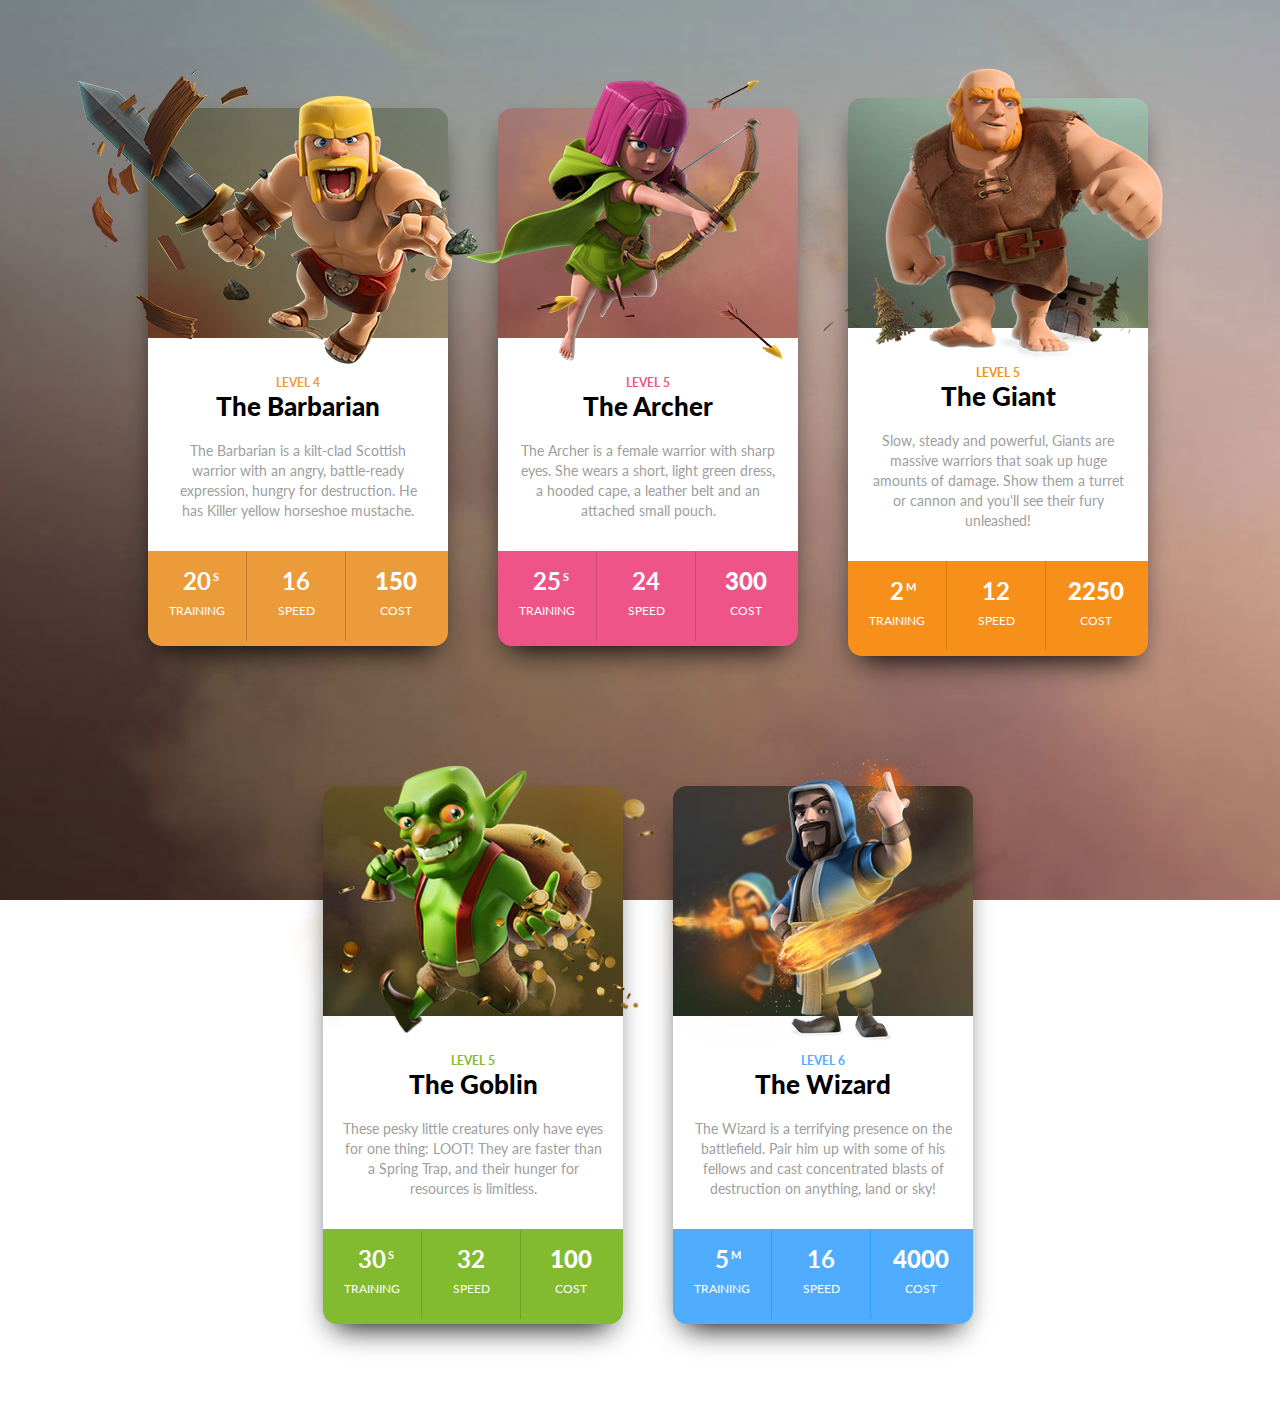
<file: 04_DOM Project/04_DOM Project/index.html>
<!DOCTYPE html>
<html lang="en">

<head>
    <meta charset="UTF-8" />
    <meta http-equiv="X-UA-Compatible" content="IE=edge" />
    <meta name="viewport" content="width=device-width, initial-scale=1.0" />
    <title>Document</title>
    <link rel="stylesheet" href="./style.css" />
</head>

<body>
    <div class="slide-container">
        <div class="wrapper">
            <div class="clash-card barbarian">
                <div class="clash-card__image clash-card__image--barbarian">
                    <img src="./assets/barbarian.png" alt="barbarian" />
                </div>
                <div class="clash-card__level clash-card__level--barbarian">
                    Level 4
                </div>
                <div>The Barbarian</div>
                <div class="clash-card__unit-description">
                    The Barbarian is a kilt-clad Scottish warrior with an angry,
                    battle-ready expression, hungry for destruction. He has Killer
                    yellow horseshoe mustache.
                </div>

                <div class="clash-card__unit-stats clash-card__unit-stats--barbarian clearfix">
                    <div class="one-third">
                        <div class="stat">20<sup>S</sup></div>
                        <div class="stat-value">Training</div>
                    </div>

                    <div class="one-third">
                        <div class="stat">16</div>
                        <div class="stat-value">Speed</div>
                    </div>

                    <div class="one-third no-border">
                        <div class="stat">150</div>
                        <div class="stat-value">Cost</div>
                    </div>
                </div>
            </div>
            <!-- end clash-card barbarian-->
        </div>
        <!-- end wrapper -->

        <div class="wrapper">
            <div class="clash-card archer">
                <div class="clash-card__image clash-card__image--archer">
                    <img src="./assets/archer.png" alt="archer" />
                </div>
                <div class="clash-card__level clash-card__level--archer">Level 5</div>
                <div>Character 2</div>
                <div class="clash-card__unit-description">
                    The Archer is a female warrior with sharp eyes. She wears a short,
                    light green dress, a hooded cape, a leather belt and an attached
                    small pouch.
                </div>

                <div class="clash-card__unit-stats clash-card__unit-stats--archer clearfix">
                    <div class="one-third">
                        <div class="stat">25<sup>S</sup></div>
                        <div class="stat-value">Training</div>
                    </div>

                    <div class="one-third">
                        <div class="stat">24</div>
                        <div class="stat-value">Speed</div>
                    </div>

                    <div class="one-third no-border">
                        <div class="stat">300</div>
                        <div class="stat-value">Cost</div>
                    </div>
                </div>
            </div>
            <!-- end clash-card archer-->
        </div>
        <!-- end wrapper -->

        <div class="wrapper">
            <div class="clash-card giant">
                <div class="clash-card__image clash-card__image--giant">
                    <img src="./assets/giant.png" alt="giant" />
                </div>
                <div class="clash-card__level clash-card__level--giant">Level 5</div>
                <div>The Giant</div>
                <div class="clash-card__unit-description">
                    Slow, steady and powerful, Giants are massive warriors that soak up
                    huge amounts of damage. Show them a turret or cannon and you'll see
                    their fury unleashed!
                </div>

                <div class="clash-card__unit-stats clash-card__unit-stats--giant clearfix">
                    <div class="one-third">
                        <div class="stat">2<sup>M</sup></div>
                        <div class="stat-value">Training</div>
                    </div>

                    <div class="one-third">
                        <div class="stat">12</div>
                        <div class="stat-value">Speed</div>
                    </div>

                    <div class="one-third no-border">
                        <div class="stat">2250</div>
                        <div class="stat-value">Cost</div>
                    </div>
                </div>
            </div>
            <!-- end clash-card giant-->
        </div>
        <!-- end wrapper -->

        <div class="wrapper">
            <div class="clash-card goblin">
                <div class="clash-card__image clash-card__image--goblin">
                    <img src="./assets/goblin.png" alt="goblin" />
                </div>
                <div class="clash-card__level clash-card__level--goblin">Level 5</div>
                <div>Character 4</div>
                <div class="clash-card__unit-description">
                    These pesky little creatures only have eyes for one thing: LOOT!
                    They are faster than a Spring Trap, and their hunger for resources
                    is limitless.
                </div>

                <div class="clash-card__unit-stats clash-card__unit-stats--goblin clearfix">
                    <div class="one-third">
                        <div class="stat">30<sup>S</sup></div>
                        <div class="stat-value">Training</div>
                    </div>

                    <div class="one-third">
                        <div class="stat">32</div>
                        <div class="stat-value">Speed</div>
                    </div>

                    <div class="one-third no-border">
                        <div class="stat">100</div>
                        <div class="stat-value">Cost</div>
                    </div>
                </div>
            </div>
            <!-- end clash-card goblin-->
        </div>
        <!-- end wrapper -->

        <div class="wrapper">
            <div class="clash-card wizard">
                <div class="clash-card__image clash-card__image--wizard">
                    <img src="./assets/wizard.png" alt="wizard" />
                </div>
                <div class="clash-card__level clash-card__level--wizard">Level 6</div>
                <div>The Wizard</div>
                <div class="clash-card__unit-description">
                    The Wizard is a terrifying presence on the battlefield. Pair him up
                    with some of his fellows and cast concentrated blasts of destruction
                    on anything, land or sky!
                </div>

                <div class="clash-card__unit-stats clash-card__unit-stats--wizard clearfix">
                    <div class="one-third">
                        <div class="stat">5<sup>M</sup></div>
                        <div class="stat-value">Training</div>
                    </div>

                    <div class="one-third">
                        <div class="stat">16</div>
                        <div class="stat-value">Speed</div>
                    </div>

                    <div class="one-third no-border">
                        <div class="stat">4000</div>
                        <div class="stat-value">Cost</div>
                    </div>
                </div>
            </div>
            <!-- end clash-card wizard-->
        </div>
        <!-- end wrapper -->
    </div>
    <!-- end container -->


<script>

  document.querySelector('.clash-card__unit-stats.clash-card__unit-stats--barbarian').style.backgroundColor = "#ec9b3b"
  document.querySelector('.clash-card__unit-stats.clash-card__unit-stats--archer').style.backgroundColor = "#ee5487"
  document.querySelector('.clash-card__unit-stats.clash-card__unit-stats--giant').style.backgroundColor = "#f6901a"
  document.querySelector('.clash-card__unit-stats.clash-card__unit-stats--goblin').style.backgroundColor = "#82bb30"
  document.querySelector('.clash-card__unit-stats.clash-card__unit-stats--wizard').style.backgroundColor = "#4facff"

  const archer_heading = document.querySelector('.archer  :nth-child(3)')
  console.log(archer_heading)
  archer_heading.innerHTML = "The Archer" 

  const goblin_heading = document.querySelector('.goblin  :nth-child(3)')
  console.log(goblin_heading)
  goblin_heading.innerHTML = "The Goblin"

  const wizard_heading = document.querySelector('.wizard  :nth-child(3)')
  console.log(wizard_heading)
  wizard_heading.innerHTML = "The Wizard"

const values = document.getElementsByClassName('stat-value');
const valueArray = Array.from(values);
valueArray.forEach(value =>{
    value                                                                                                                                                                                                                                                                                                                                                                       .style.color ='#fff'
})


 const texts = document.getElementsByClassName('stat');
 const textArray = Array.from(texts);
 textArray.forEach(text =>{
    text.style.color ='#fff'
})

</script>
    
</body>

</html>
</file>
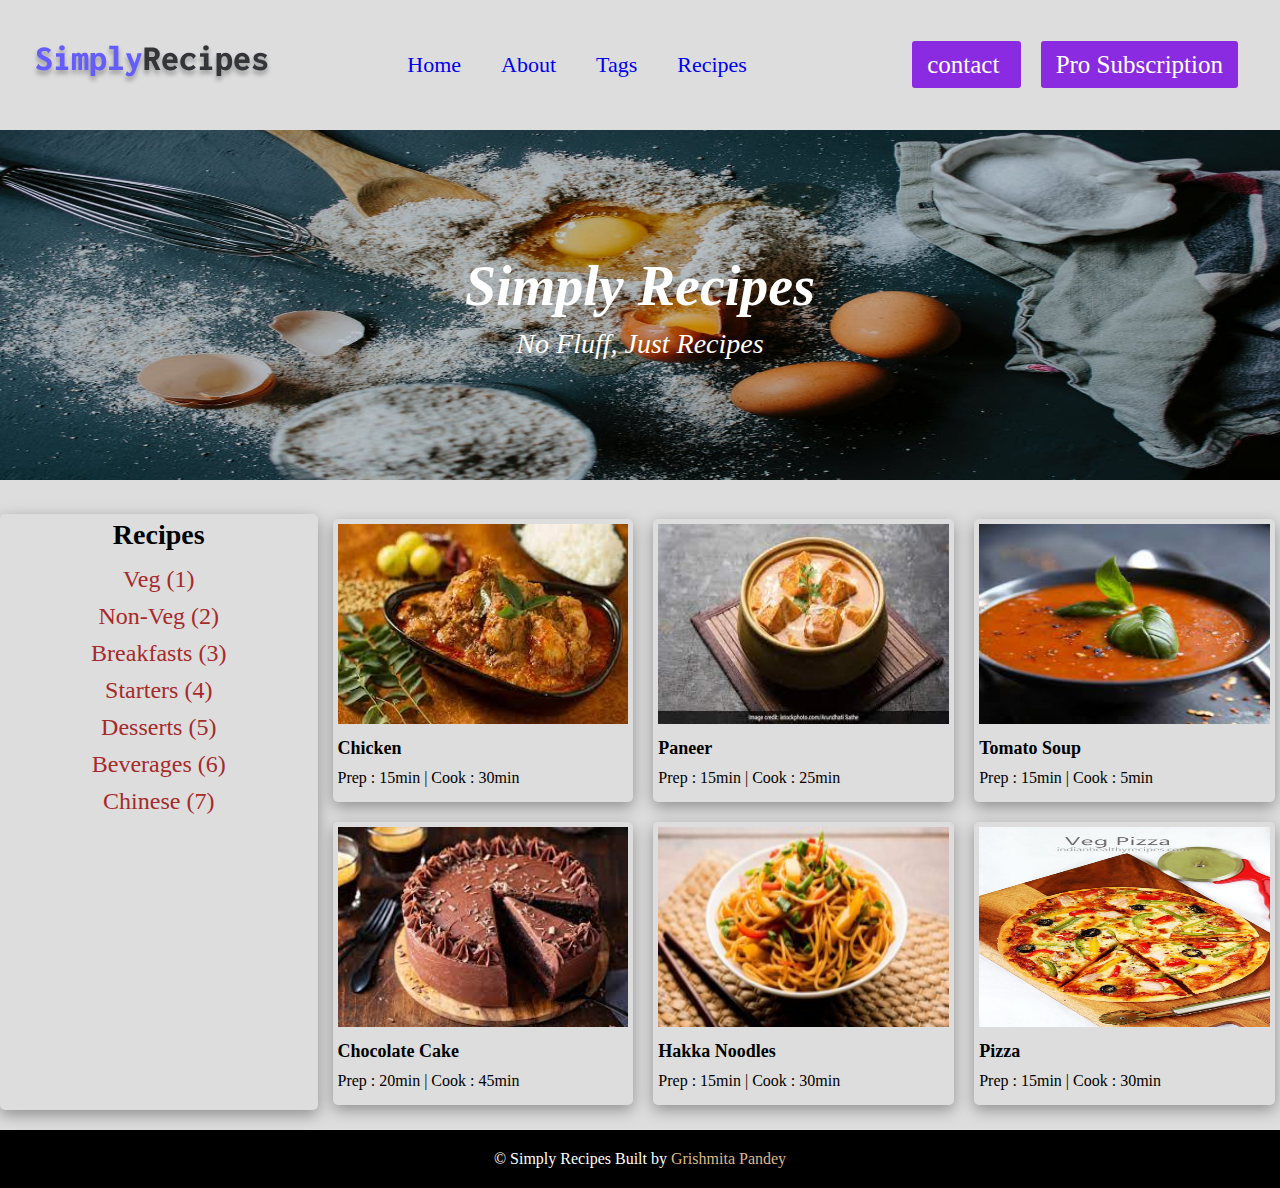
<file: 05_DOM Project/05_DOM Project/index.html>
<!DOCTYPE html>
<html lang="en">

<head>
    <meta charset="UTF-8" />
    <meta http-equiv="X-UA-Compatible" content="IE=edge" />
    <meta name="viewport" content="width=device-width, initial-scale=1.0" />
    <title>Simply Recipes</title>
    <link rel="stylesheet" href="style.css" />
    <link rel="shortcut icon" href="/img/favicon.ico" type="image/x-icon">
</head>

<body>
    <nav class="navbar">
        <div class="nav-center">
            <div class="nav-header">
                <a href="index.html" class="nav-logo">
                    <img src="./img/logo.svg" alt="Simply Recipes" />
                </a>
            </div>
            <div class="nav-links">
                <a href="index.html" class="nav-link"> home </a>
                <a href="index.html" class="nav-link"> about </a>
                <a href="index.html" class="nav-link"> tags </a>
                <a href="index.html" class="nav-link"> recipes </a>
            </div>
            <div>
                <a href="index.html" class="btn"> contact </a>
            </div>
        </div>
    </nav>
    <main class="page">
        <header class="hero">
            <div class="hero-container">
                <img src="./img/main.jpeg" alt="Main Image">
                <div class="hero-text">
                    <h1>Simply Recipes</h1>
                    <h4>No Fluff, Just Recipes</h4>
                </div>
            </div>
        </header>
        <section class="recipes-container">
            <div class="tags-container">
                <h4 class="text-r">recipes</h4>
                <div>
                    <a href="#"> Veg (1)</a>
                    <a href="#"> Non-Veg (2)</a>
                    <a href="#"> Breakfasts (3)</a>
                    <a href="#"> Starters (4)</a>
                    <a href="#"> Desserts (5)</a>
                    <a href="#"> Beverages (6)</a>
                </div>
            </div>
            <div class="recipe-gallery">
                <div class="card">
                    <a href="#" class="recipe-text">
                        <img src="./img/recipe-1.jpeg" class="recipe-img" />
                        <h5 class="recipe-name">Chicken</h5>
                        <p class="recipe-disp">Prep : 15min | Cook : 30min</p>
                    </a>
                </div>
                <div class="card">
                    <a href="#" class="recipe-text">
                        <img src="./img/recipe-2.jpeg" class="recipe-img " />
                        <h5 class="recipe-name">Paneer</h5>
                        <p class="recipe-disp">Prep : 15min | Cook : 25min</p>
                    </a>
                </div>
                <div class="card">
                    <a href="#" class="recipe-text">
                        <img src="./img/recipe-3.jpeg" class="recipe-img " />
                        <h5 class="recipe-name">Tomato Soup</h5>
                        <p class="recipe-disp">Prep : 15min | Cook : 5min</p>
                    </a>
                </div>
                <div class="card">
                    <a href="#" class="recipe-text">
                        <img src="./img/recipe-4.jpeg" class="recipe-img " />
                        <h5 class="recipe-name">Chocolate Cake</h5>
                        <p class="recipe-disp">Prep : 20min | Cook : 45min</p>
                    </a>
                </div>
                <div class="card">
                    <a href="#" class="recipe-text">
                        <img src="./img/recipe-5.jpeg" class="recipe-img " />
                        <h5 class="recipe-name">Hakka Noodles</h5>
                        <p class="recipe-disp">Prep : 15min | Cook : 30min</p>
                    </a>
                </div>
            </div>
        </section>
    </main>

    <footer class="page-footer">
        <p>
            &copy;
            <span class="footer-logo">Simply Recipes</span> Built by
            <a href=#>Your Name</a>
        </p>
    </footer>
</body>


<script src="recipe.js">
</script>
</html>
</file>
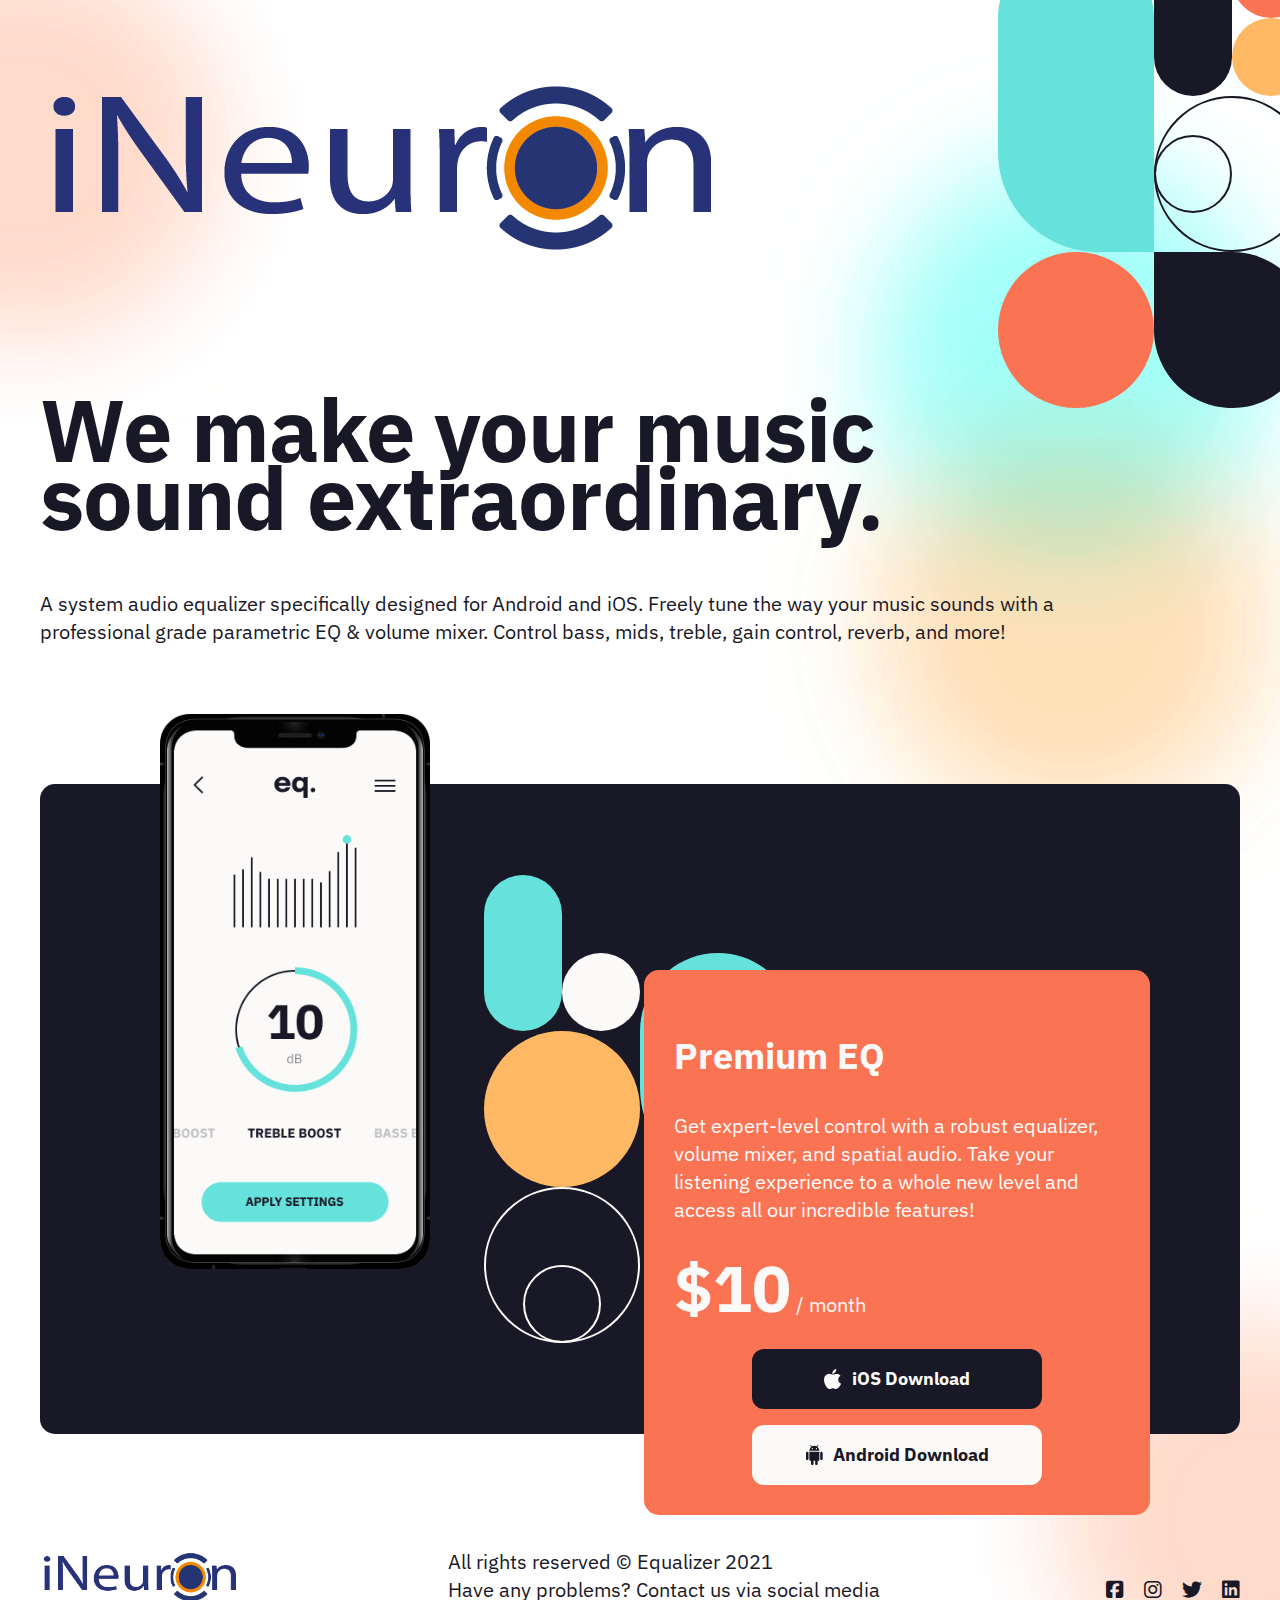
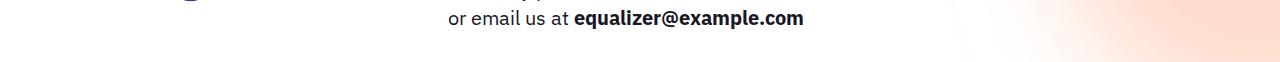
<file: 06_DOM Project/06_DOM Project/index.html>
<!DOCTYPE html>
<html lang="en">

<head>
  <meta charset="UTF-8">
  <meta name="viewport" content="width=device-width, initial-scale=1.0">

  <link rel="stylesheet" href="./css/style.css">
  <title>DOM Project 3</title>
</head>

<body>

  <main>
    <div class="top_img"><img src="./assets/bg-pattern-1.svg" alt="Background top image"></div>
    <header><img src="./assets/logo.svg" alt="Logo" class="logo"></header>
    <section class="hero">
      <h1>We make your music sound extraordinary.</h1>
      <p>A system audio equalizer specifically designed for Android and iOS. Freely tune the
        way your music sounds with a professional grade parametric EQ & volume mixer. Control
        bass, mids, treble, gain control, reverb, and more!</p>
    </section>

    <section class="app">
      <div class="app_img">
        <img src="./assets/illustration-app.png" alt="Ilustration app">
      </div>
      <div class="app_info">
        <h2>Premium EQ</h2>
        <p>Get expert-level control with a robust equalizer, volume mixer, and spatial audio. Take
          your listening experience to a whole new level and access all our incredible features!</p>
        <div class="app_price">
          <span>$4</span> / month
        </div>
        <div class="buttons">
          <div class="button iosDownload">
            <img src="./assets/icon-apple.svg" alt="iOS button">
            <span>iOS Download</span>
          </div>
          <div class="button androidDownload">
            <img src="./assets/icon-android.svg" alt="Android button">
            <span>Android Download</span>
          </div>
        </div>
      </div>
    </section>

    <footer>
      <div class="footer_logo"><img src="./assets/logo.svg" alt="Logo" class="logo"></div>
      <div class="footer_text">
        <div class="footer_copy">All rights reserved © Equalizer 2021</div>
        <div class="footer_problems"> Have any problems? Contact us via social media or email us at
          <strong>equalizer@example.com </strong>
        </div>
      </div>

      <div class="footer_social">
        <div class="footer_social_ico"><i class="fa-brands fa-square-facebook"></i></div>
        <div class="footer_social_ico"><i class="fa-brands fa-instagram"></i></div>
        <div class="footer_social_ico"><i class="fa-brands fa-twitter"></i></div>
      </div>

    </footer>
  </main>


  <link rel="stylesheet" href="https://cdnjs.cloudflare.com/ajax/libs/font-awesome/6.2.0/css/all.min.css">

  <script>


  const imgSRc = document.querySelector('header img')
  console.log(imgSRc)
  imgSRc.src="assets/ineuron-logo.png"
  const  priceValue = document.querySelector('.app_price span')
  priceValue.innerHTML="$10"

  const footerlogo = document.querySelector('.footer_logo img')
  footerlogo.src ="assets/ineuron-logo.png"
  footerlogo.style.width = "100%"
  footerlogo.style.maxWidth = "200px"

  const linkdinFooter = document.querySelector('.footer_social')
  const newFooterDiv = document.createElement('div')
  newFooterDiv.className = 'footer_social_ico'
  console.log(newFooterDiv)

  const createLinkdinICon = document.createElement('i')
  createLinkdinICon.className = 'fa-brands fa-linkedin'
  console.log(createLinkdinICon)

  newFooterDiv.appendChild(createLinkdinICon)
  console.log(newFooterDiv)

  linkdinFooter.appendChild(newFooterDiv)


  </script>
</body>


</html>
</file>
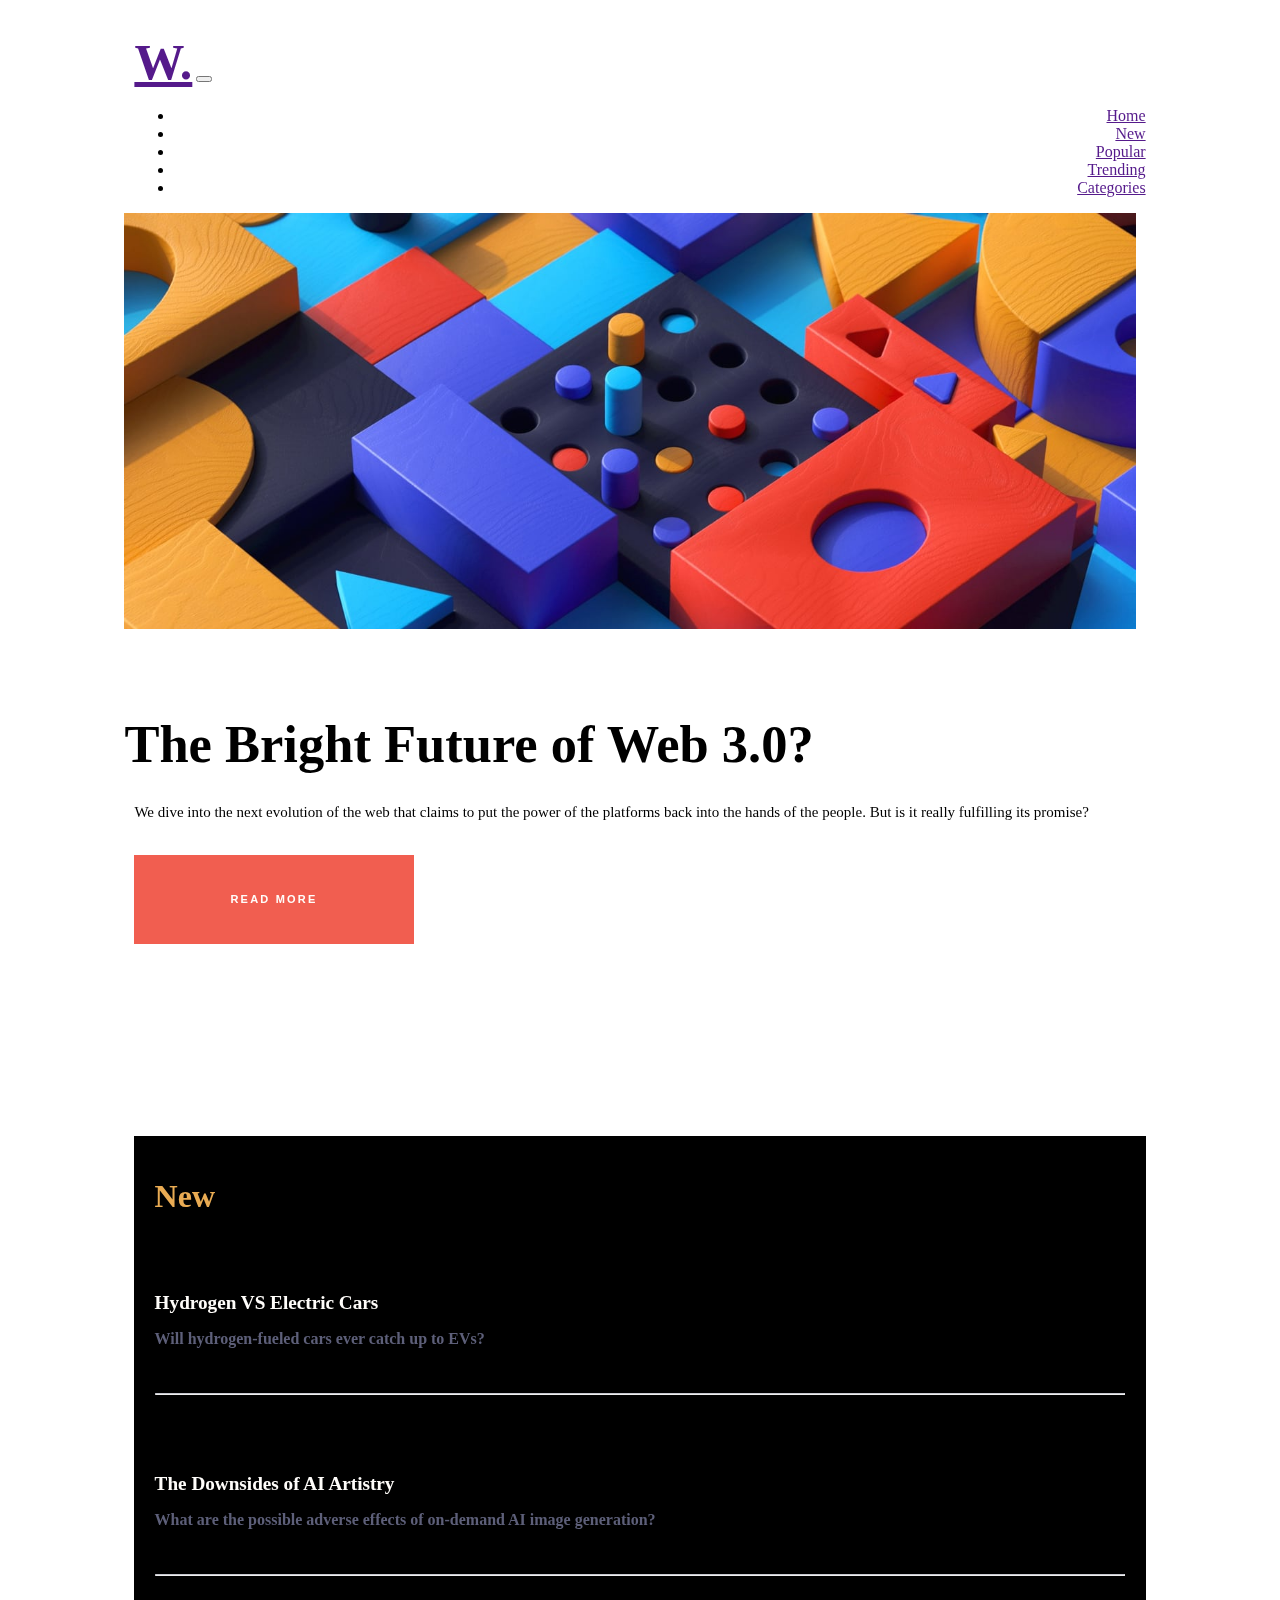
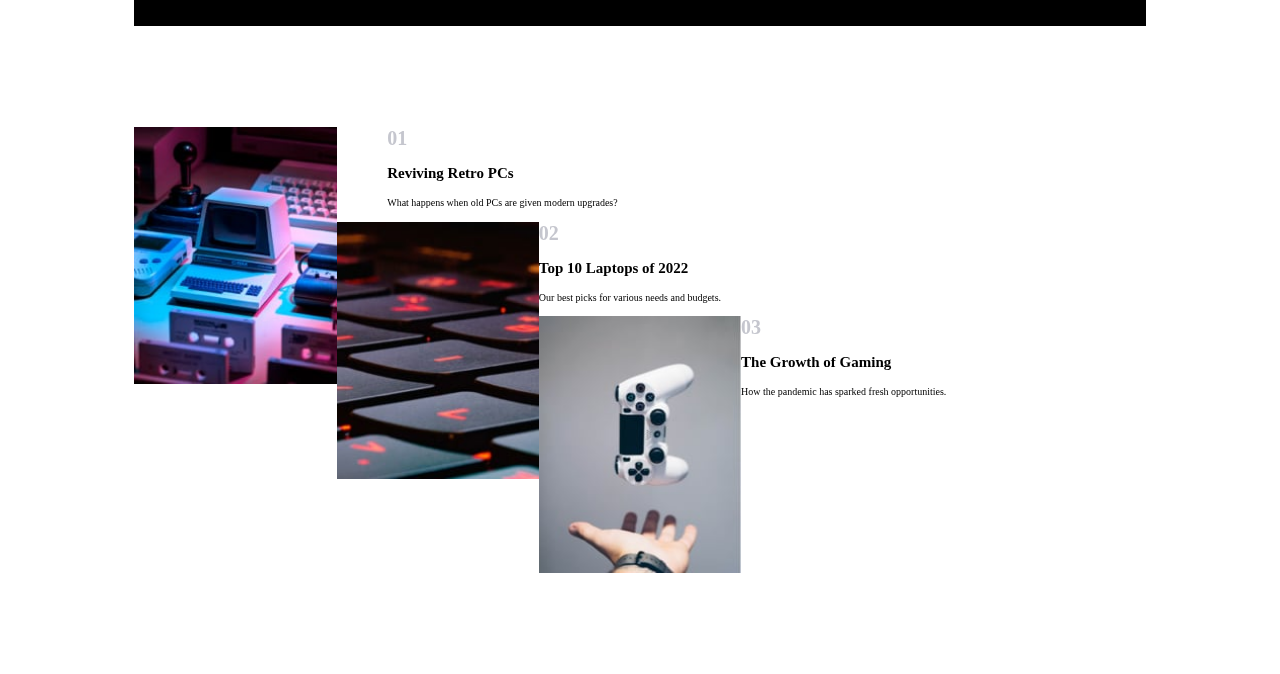
<file: DOM P8/DOM P8/index.html>
<!DOCTYPE html>
<html lang="en">
  <head>
    <meta charset="UTF-8" />
    <meta name="viewport" content="width=device-width, initial-scale=1.0" />
    <title>Frontend Mentor | News homepage</title>
    <link
      rel="stylesheet"
      href="https://cdn.jsdelivr.net/npm/bootstrap@5.2.2/dist/css/bootstrap.min.css"
      integrity="sha384-Zenh87qX5JnK2Jl0vWa8Ck2rdkQ2Bzep5IDxbcnCeuOxjzrPF/et3URy9Bv1WTRi"
      crossorigin="anonymous"
    />
    <link rel="stylesheet" href="style.css" />
    <script
      src="https://cdn.jsdelivr.net/npm/bootstrap@5.2.2/dist/js/bootstrap.bundle.min.js"
      integrity="sha384-OERcA2EqjJCMA+/3y+gxIOqMEjwtxJY7qPCqsdltbNJuaOe923+mo//f6V8Qbsw3"
      crossorigin="anonymous"
    ></script>
    <script
      src="https://cdn.jsdelivr.net/npm/bootstrap@5.2.2/dist/js/bootstrap.min.js"
      integrity="sha384-IDwe1+LCz02ROU9k972gdyvl+AESN10+x7tBKgc9I5HFtuNz0wWnPclzo6p9vxnk"
      crossorigin="anonymous"
    ></script>
    <script
      src="https://cdn.jsdelivr.net/npm/@popperjs/core@2.11.6/dist/umd/popper.min.js"
      integrity="sha384-oBqDVmMz9ATKxIep9tiCxS/Z9fNfEXiDAYTujMAeBAsjFuCZSmKbSSUnQlmh/jp3"
      crossorigin="anonymous"
    ></script>
  </head>
  <body>
    <main class="container-fluid">
      <nav class="navbar navbar-expand-lg">
        <a class="navbar-brand" href="">W.</a>

        <button class="navbar-toggler" type="button">
          <span class="navbar-toggler-icon"></span>
        </button>

        <div class="collapse navbar-collapse" id="navbarTogglerDemo01">
          <ul class="navbar-nav ms-auto list-btn">
            <li class="nav-item">
              <a class="nav-link" href="">Home</a>
            </li>
            <li class="nav-item">
              <a class="nav-link" href="">New</a>
            </li>
            <li class="nav-item">
              <a class="nav-link" href="">Popular</a>
            </li>
            <li class="nav-item">
              <a class="nav-link" href="">Trending</a>
            </li>
            <li class="nav-item">
              <a class="nav-link" href="">Categories</a>
            </li>
          </ul>
        </div>
      </nav>

      <section class="row first-row">
        <div class="col-lg-8">
          <img
            class="desk-image"
            src="images/image-web-3-desktop.jpg"
            alt="desk-img"
          />
          <div class="row second-row">
            <div class="col-lg-6">
              <h1 class="img-heading">The Bright Future of Web 3.0?</h1>
            </div>
            <div class="col-lg-6">
              <p class="sec-row-p">
                We dive into the next evolution of the web that claims to put
                the power of the platforms back into the hands of the people.
                But is it really fulfilling its promise?
              </p>
              <button class="read-btn">READ MORE</button>
            </div>
          </div>
        </div>
        <aside class="col-lg-4 new">
          <h1>New</h1>
          <h2 class="new-head">Hydrogen VS Electric Cars</h2>
          <p class="new-p">Will hydrogen-fueled cars ever catch up to EVs?</p>
          <hr class="hr-line" />
          <h2 class="new-head">The Downsides of AI Artistry</h2>
          <p class="new-p">
            What are the possible adverse effects of on-demand AI image
            generation?
          </p>
          <hr class="hr-line" />
          <h2 class="new-head">Is VC Funding Drying Up?</h2>
          <p class="new-p">
            Private funding by VC firms is down 50% YOY. We take a look at what
            that means.
          </p>
        </aside>
      </section>

      <section class="row last-row">
        <div class="col-lg-4">
          <img
            class="last-row-img"
            src="images/image-retro-pcs.jpg"
            alt="retro-img"
          />
          <h1 class="last-row-h1">01</h1>
          <h3>Reviving Retro PCs</h3>
          <p class="last-row-p">
            What happens when old PCs are given modern upgrades?
          </p>
        </div>
        <div class="col-lg-4">
          <img
            class="last-row-img"
            src="images/image-top-laptops.jpg"
            alt="laptop-img"
          />
          <h1 class="last-row-h1">02</h1>
          <h3>Top 10 Laptops of 2022</h3>
          <p class="last-row-p">
            Our best picks for various needs and budgets.
          </p>
        </div>
        <div class="col-lg-4">
          <img
            class="last-row-img"
            src="images/image-gaming-growth.jpg"
            alt="growth-img"
          />
          <h1 class="last-row-h1">03</h1>
          <h3>The Growth of Gaming</h3>
          <p class="last-row-p">
            How the pandemic has sparked fresh opportunities.
          </p>
        </div>
      </section>
    </main>

    <script src="home.js"></script>
  </body>
</html>
</file>
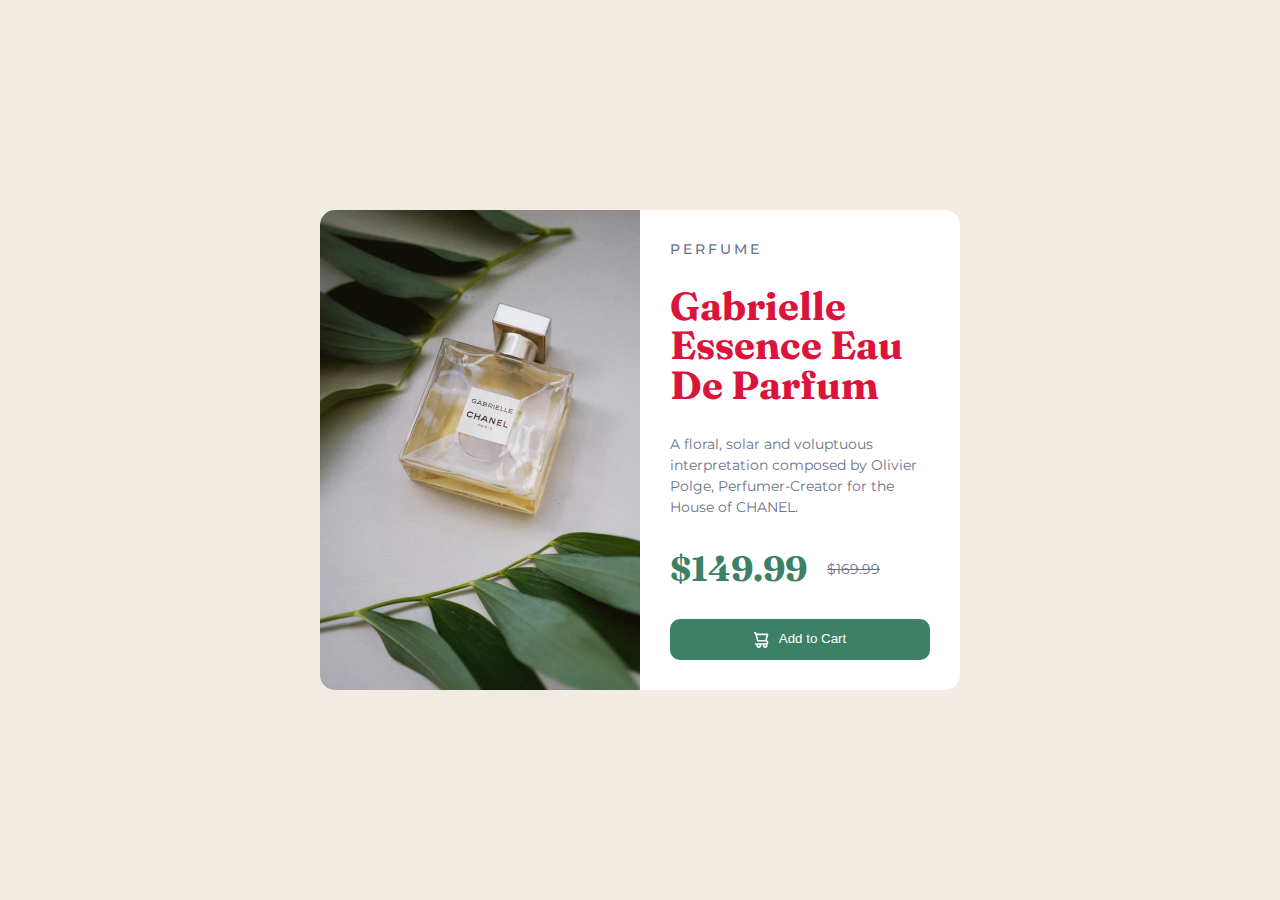
<file: DOM P9/DOM P9/index.html>
<!DOCTYPE html>
<html lang="en">
  <head>
    <meta charset="UTF-8" />
    <meta name="viewport" content="width=device-width, initial-scale=1.0" />
    <meta http-equiv="X-UA-Compatible" content="ie=edge" />
    <link
      rel="icon"
      type="image/png"
      sizes="32x32"
      href="./images/favicon-32x32.png"
    />
    <link rel="stylesheet" href="./styles.css" type="text/css" />

    <title>Product preview card component</title>
  </head>
  <body>
    <span class="title"></span>
    <div class="container">
      <div class="grid">
        <div class="img">
          <img src="./images/image-product-desktop.jpg" />
        </div>
        <div class="caption">
          <p class="category">PERFUME</p>
          <h1 class="title">Gabrielle Essence Eau De Parfum</h1>
          <p class="description">
            A floral, solar and voluptuous interpretation composed by Olivier
            Polge, Perfumer-Creator for the House of CHANEL.
          </p>
          <div class="price-tag">
            <p class="current-price">$149.99</p>
            <p class="old-price">$169.99</p>
          </div>
          <button class="add-to-cart">
            <img src="images\icon-cart.svg" />Add to Cart
          </button>
        </div>
      </div>
    </div>
    <span class="title"></span>
    
    <script>
     const heading = document.querySelector("h1.title")
     console.log(heading)
     heading.style.color = "#dc143c"
     
     document.querySelector('button.add-to-cart').addEventListener("mouseover", () =>{
        
      document.querySelector('button.add-to-cart').style.backgroundColor = "#dc143c"

     }
     )

      document.querySelector('button.add-to-cart').addEventListener("mouseout", () =>{
        
      document.querySelector('button.add-to-cart').style.backgroundColor = "#3c8067"

     }
     )
     

    </script>
  </body>
</html>
</file>
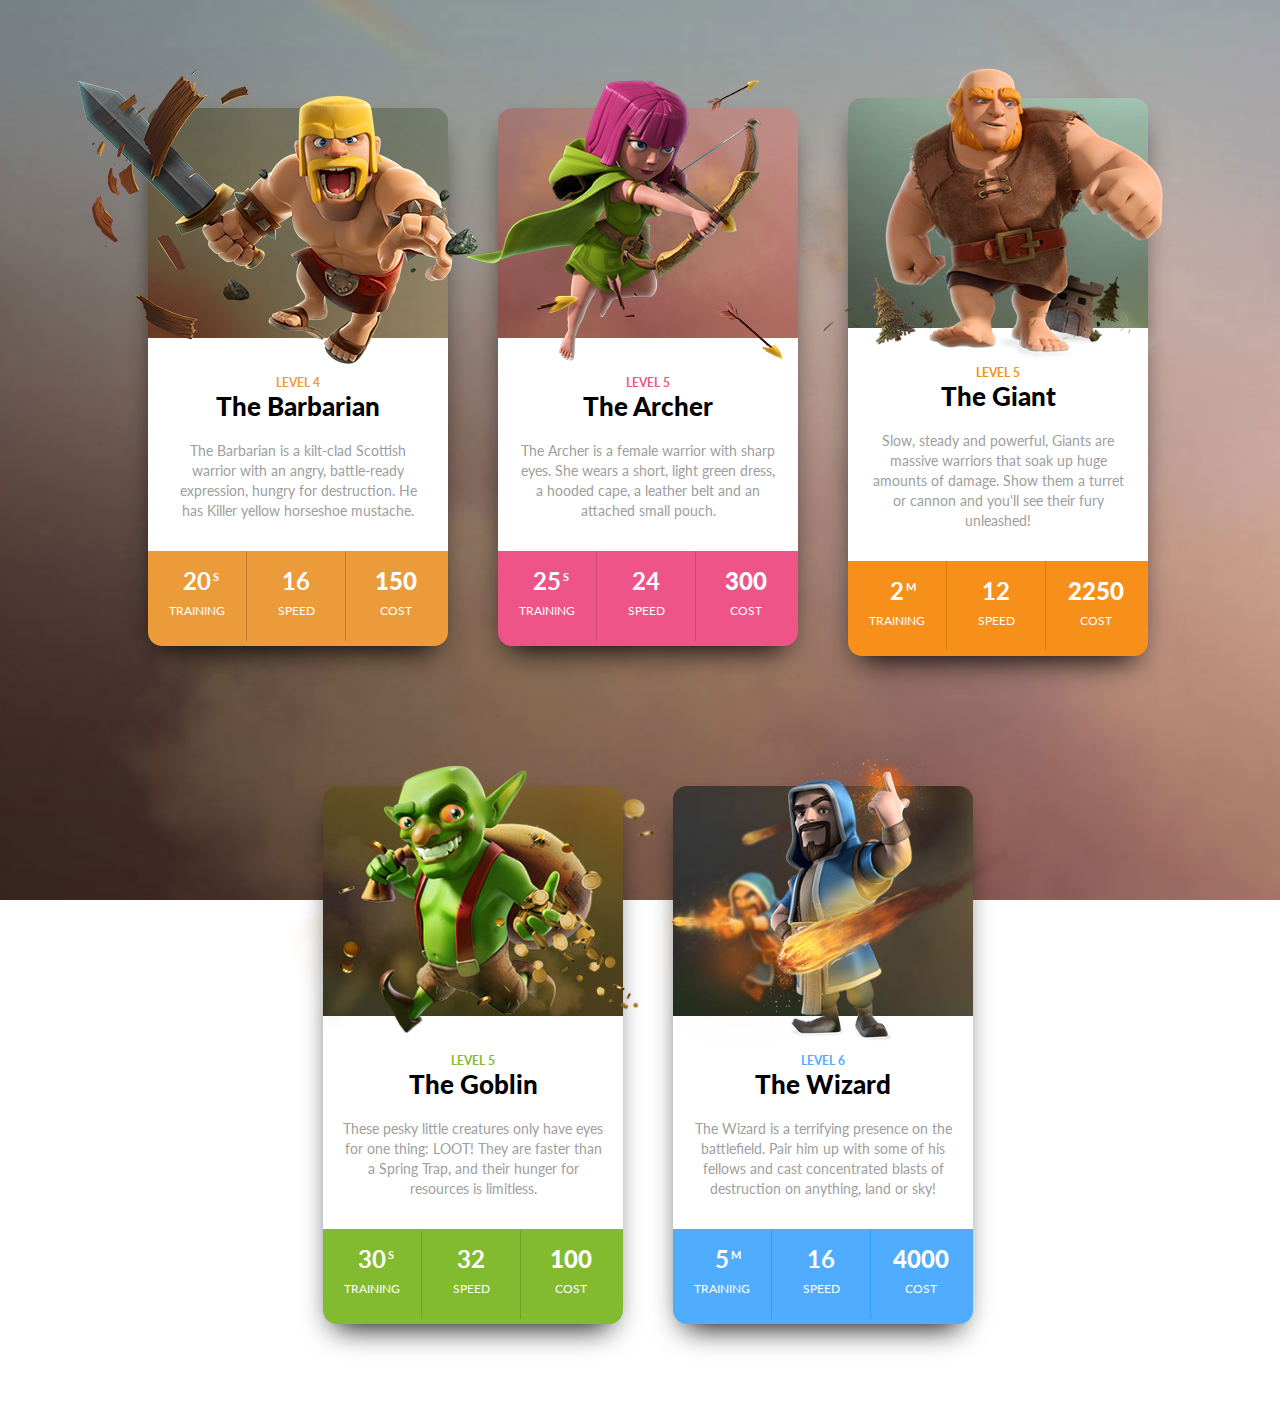
<file: DOM Assignment 2.0 1,2,3/contact/04_DOM Project/04_DOM Project/index.html>
<!DOCTYPE html>
<html lang="en">

<head>
    <meta charset="UTF-8" />
    <meta http-equiv="X-UA-Compatible" content="IE=edge" />
    <meta name="viewport" content="width=device-width, initial-scale=1.0" />
    <title>Document</title>
    <link rel="stylesheet" href="./style.css" />
</head>

<body>
    <div class="slide-container">
        <div class="wrapper">
            <div class="clash-card barbarian">
                <div class="clash-card__image clash-card__image--barbarian">
                    <img src="./assets/barbarian.png" alt="barbarian" />
                </div>
                <div class="clash-card__level clash-card__level--barbarian">
                    Level 4
                </div>
                <div>The Barbarian</div>
                <div class="clash-card__unit-description">
                    The Barbarian is a kilt-clad Scottish warrior with an angry,
                    battle-ready expression, hungry for destruction. He has Killer
                    yellow horseshoe mustache.
                </div>

                <div class="clash-card__unit-stats clash-card__unit-stats--barbarian clearfix">
                    <div class="one-third">
                        <div class="stat">20<sup>S</sup></div>
                        <div class="stat-value">Training</div>
                    </div>

                    <div class="one-third">
                        <div class="stat">16</div>
                        <div class="stat-value">Speed</div>
                    </div>

                    <div class="one-third no-border">
                        <div class="stat">150</div>
                        <div class="stat-value">Cost</div>
                    </div>
                </div>
            </div>
            <!-- end clash-card barbarian-->
        </div>
        <!-- end wrapper -->

        <div class="wrapper">
            <div class="clash-card archer">
                <div class="clash-card__image clash-card__image--archer">
                    <img src="./assets/archer.png" alt="archer" />
                </div>
                <div class="clash-card__level clash-card__level--archer">Level 5</div>
                <div>Character 2</div>
                <div class="clash-card__unit-description">
                    The Archer is a female warrior with sharp eyes. She wears a short,
                    light green dress, a hooded cape, a leather belt and an attached
                    small pouch.
                </div>

                <div class="clash-card__unit-stats clash-card__unit-stats--archer clearfix">
                    <div class="one-third">
                        <div class="stat">25<sup>S</sup></div>
                        <div class="stat-value">Training</div>
                    </div>

                    <div class="one-third">
                        <div class="stat">24</div>
                        <div class="stat-value">Speed</div>
                    </div>

                    <div class="one-third no-border">
                        <div class="stat">300</div>
                        <div class="stat-value">Cost</div>
                    </div>
                </div>
            </div>
            <!-- end clash-card archer-->
        </div>
        <!-- end wrapper -->

        <div class="wrapper">
            <div class="clash-card giant">
                <div class="clash-card__image clash-card__image--giant">
                    <img src="./assets/giant.png" alt="giant" />
                </div>
                <div class="clash-card__level clash-card__level--giant">Level 5</div>
                <div>The Giant</div>
                <div class="clash-card__unit-description">
                    Slow, steady and powerful, Giants are massive warriors that soak up
                    huge amounts of damage. Show them a turret or cannon and you'll see
                    their fury unleashed!
                </div>

                <div class="clash-card__unit-stats clash-card__unit-stats--giant clearfix">
                    <div class="one-third">
                        <div class="stat">2<sup>M</sup></div>
                        <div class="stat-value">Training</div>
                    </div>

                    <div class="one-third">
                        <div class="stat">12</div>
                        <div class="stat-value">Speed</div>
                    </div>

                    <div class="one-third no-border">
                        <div class="stat">2250</div>
                        <div class="stat-value">Cost</div>
                    </div>
                </div>
            </div>
            <!-- end clash-card giant-->
        </div>
        <!-- end wrapper -->

        <div class="wrapper">
            <div class="clash-card goblin">
                <div class="clash-card__image clash-card__image--goblin">
                    <img src="./assets/goblin.png" alt="goblin" />
                </div>
                <div class="clash-card__level clash-card__level--goblin">Level 5</div>
                <div>Character 4</div>
                <div class="clash-card__unit-description">
                    These pesky little creatures only have eyes for one thing: LOOT!
                    They are faster than a Spring Trap, and their hunger for resources
                    is limitless.
                </div>

                <div class="clash-card__unit-stats clash-card__unit-stats--goblin clearfix">
                    <div class="one-third">
                        <div class="stat">30<sup>S</sup></div>
                        <div class="stat-value">Training</div>
                    </div>

                    <div class="one-third">
                        <div class="stat">32</div>
                        <div class="stat-value">Speed</div>
                    </div>

                    <div class="one-third no-border">
                        <div class="stat">100</div>
                        <div class="stat-value">Cost</div>
                    </div>
                </div>
            </div>
            <!-- end clash-card goblin-->
        </div>
        <!-- end wrapper -->

        <div class="wrapper">
            <div class="clash-card wizard">
                <div class="clash-card__image clash-card__image--wizard">
                    <img src="./assets/wizard.png" alt="wizard" />
                </div>
                <div class="clash-card__level clash-card__level--wizard">Level 6</div>
                <div>The Wizard</div>
                <div class="clash-card__unit-description">
                    The Wizard is a terrifying presence on the battlefield. Pair him up
                    with some of his fellows and cast concentrated blasts of destruction
                    on anything, land or sky!
                </div>

                <div class="clash-card__unit-stats clash-card__unit-stats--wizard clearfix">
                    <div class="one-third">
                        <div class="stat">5<sup>M</sup></div>
                        <div class="stat-value">Training</div>
                    </div>

                    <div class="one-third">
                        <div class="stat">16</div>
                        <div class="stat-value">Speed</div>
                    </div>

                    <div class="one-third no-border">
                        <div class="stat">4000</div>
                        <div class="stat-value">Cost</div>
                    </div>
                </div>
            </div>
            <!-- end clash-card wizard-->
        </div>
        <!-- end wrapper -->
    </div>
    <!-- end container -->


<script>

  document.querySelector('.clash-card__unit-stats.clash-card__unit-stats--barbarian').style.backgroundColor = "#ec9b3b"
  document.querySelector('.clash-card__unit-stats.clash-card__unit-stats--archer').style.backgroundColor = "#ee5487"
  document.querySelector('.clash-card__unit-stats.clash-card__unit-stats--giant').style.backgroundColor = "#f6901a"
  document.querySelector('.clash-card__unit-stats.clash-card__unit-stats--goblin').style.backgroundColor = "#82bb30"
  document.querySelector('.clash-card__unit-stats.clash-card__unit-stats--wizard').style.backgroundColor = "#4facff"

  const archer_heading = document.querySelector('.archer  :nth-child(3)')
  console.log(archer_heading)
  archer_heading.innerHTML = "The Archer" 

  const goblin_heading = document.querySelector('.goblin  :nth-child(3)')
  console.log(goblin_heading)
  goblin_heading.innerHTML = "The Goblin"

  const wizard_heading = document.querySelector('.wizard  :nth-child(3)')
  console.log(wizard_heading)
  wizard_heading.innerHTML = "The Wizard"

 const texts = document.getElementsByClassName('stat');
 const textArray = Array.from(texts);
 textArray.forEach(text =>{
    text.style.color ='#fff'
})


const values = document.getElementsByClassName('stat-value');
const valueArray = Array.from(values);
valueArray.forEach(value =>{
    value                                                                                                                                                                                                                                                                                                                                                                       .style.color ='#fff'
})


</script>
    
</body>

</html>
</file>
<file: 04_DOM Project/04_DOM Project/style.css>
@import url(https://fonts.googleapis.com/css?family=Lato:400,700,900);
*,
*:before,
*:after {
  box-sizing: border-box;
}

body {
  background: linear-gradient(to bottom, #8c7a7a 0%, #af877c 65%, #af877c 100%) fixed;
  background: url("./assets/coc-background.jpg") no-repeat center center fixed;
  background-size: cover;
  font: 14px/20px "Lato", Arial, sans-serif;
  color: #9e9e9e;
  height: 100vh;
  width: 100vw;
  display: flex;
  align-items: center;
  justify-content: space-around;
  overflow-x: hidden;
}

.slide-container {
  margin: auto;
  display: flex;
  gap: 50px;
  align-items: center;
  justify-content: center;
  flex-wrap: wrap;
  padding: 50px 30px;
}

.wrapper {
  padding-top: 40px;
  padding-bottom: 40px;
}
.wrapper:focus {
  outline: 0;
}

.clash-card {
  background: white;
  width: 300px;
  display: inline-block;
  margin: auto;
  border-radius: 19px;
  position: relative;
  text-align: center;
  box-shadow: -1px 15px 30px -12px black;
  z-index: 9999;
}

.clash-card__image {
  position: relative;
  height: 230px;
  margin-bottom: 35px;
  border-top-left-radius: 14px;
  border-top-right-radius: 14px;
}

.clash-card__image--barbarian {
  background: url("./assets/barbarian-bg.jpg");
}
.clash-card__image--barbarian img {
  width: 400px;
  position: absolute;
  top: -65px;
  left: -70px;
}

.clash-card__image--archer {
  background: url("./assets/archer-bg.jpg");
}
.clash-card__image--archer img {
  width: 400px;
  position: absolute;
  top: -34px;
  left: -37px;
}

.clash-card__image--giant {
  background: url("./assets/giant-bg.jpg");
}
.clash-card__image--giant img {
  width: 340px;
  position: absolute;
  top: -30px;
  left: -25px;
}

.clash-card__image--goblin {
  background: url("./assets//goblin-bg.jpg");
}
.clash-card__image--goblin img {
  width: 370px;
  position: absolute;
  top: -21px;
  left: -37px;
}

.clash-card__image--wizard {
  background: url("./assets/wizard-bg.jpg");
}
.clash-card__image--wizard img {
  width: 345px;
  position: absolute;
  top: -28px;
  left: -10px;
}

.clash-card__level {
  text-transform: uppercase;
  font-size: 12px;
  font-weight: 700;
  margin-bottom: 3px;
}

.clash-card__level--barbarian {
  color: #ec9b3b;
}

.clash-card__level--archer {
  color: #ee5487;
}

.clash-card__level--giant {
  color: #f6901a;
}

.clash-card__level--goblin {
  color: #82bb30;
}

.clash-card__level--wizard {
  color: #4facff;
}

.clash-card div:nth-child(3) {
  font-size: 26px;
  color: black;
  font-weight: 900;
  margin-bottom: 5px;
}

.clash-card__unit-description {
  padding: 20px;
  margin-bottom: 10px;
}


.clash-card__unit-stats--barbarian .one-third {
  border-right: 1px solid #bd7c2f;
}


.clash-card__unit-stats--archer .one-third {
  border-right: 1px solid #d04976;
}


.clash-card__unit-stats--giant .one-third {
  border-right: 1px solid #de7b09;
}


.clash-card__unit-stats--goblin .one-third {
  border-right: 1px solid #71a32a;
}

.clash-card__unit-stats--wizard .one-third {
  border-right: 1px solid #309eff;
}

.clash-card__unit-stats {

  font-weight: 700;
  border-bottom-left-radius: 14px;
  border-bottom-right-radius: 14px;
}
.clash-card__unit-stats .one-third {
  width: 33%;
  float: left;
  padding: 20px 15px;
}
.clash-card__unit-stats sup {
  position: absolute;
  bottom: 4px;
  font-size: 45%;
  margin-left: 2px;
}
.clash-card__unit-stats .stat {
  position: relative;
  font-size: 24px;
  margin-bottom: 10px;
}
.clash-card__unit-stats .stat-value {
  text-transform: uppercase;
  font-weight: 400;
  font-size: 12px;
}
.clash-card__unit-stats .no-border {
  border-right: none;
}

.clearfix:after {
  visibility: hidden;
  display: block;
  font-size: 0;
  content: " ";
  clear: both;
  height: 0;
} 

.slick-prev {
  left: 100px;
  z-index: 999;
}

.slick-next {
  right: 100px;
  z-index: 999;
}
</file>
<file: 05_DOM Project/05_DOM Project/style.css>
*{
    margin: 0;
    padding: 0;
    box-sizing: border-box;
}

body{
    background-color: #dddddd;
    max-width: 1400px;
    margin: 0 auto;
}

.navbar{
    padding: 32px;
}

.nav-center{
    display: flex;
    justify-content: space-between;
    align-items: center;
}

.nav-links{
    display: flex;
    align-items: center;
    font-size: 22px;

}

.recipe-text{
    text-transform: capitalize;
    text-decoration: none;
    color: black;
}

a{
    text-decoration: none;
}

.nav-link{
    padding: 20px 10px;
}

.nav-links a{
    margin-right: 20px;
    text-transform: capitalize;
    text-decoration: none;
}

.btn{
    background-color: blueviolet;
    padding: 10px 15px;
    color: white;
    border-radius: 3px;
    margin: 10px;
    font-size: 25px;
}

.hero-container{
    position: relative;
    text-align: center;
    margin-bottom: 30px;
}

.hero-container img{
    width: 100%;
    height: 350px;
}

.hero-text{
    position: absolute;
    top: 50%;
    left:50% ;
    transform: translate(-50%,-50%);
}

.hero-text h1{
    font-size: 56px;
    color: white;
    margin-bottom: 10px;
    font-style: italic;
}

.hero-text h4{
    font-size: 28px;
    color: white;
    font-weight: 400;
    font-style: italic;
}


.recipes-container{
    margin: 0 auto;
    display: grid;
    grid-template-columns: 1fr 3fr;
    gap: 10px;
}

.recipe-gallery{
    display: grid;
    grid-template-columns: 1fr 1fr 1fr;
    gap: 20px;
}
.recipe-gallery .card {
    box-shadow: rgba(0, 0, 0, 0.35) 0px 5px 15px;

}

.recipes-container div{
    padding: 5px;
    border-radius: 5px;

} 

.recipe-img{
    width: 100%;
    height: 200px;
}

.recipe-name{
    text-transform: capitalize;
    font-size: 18px;
    margin-top: 10px;
}

.recipe-disp{
    text-transform: capitalize;
    font-size: 16px;
    margin: 10px 0;
}

.tags-container{
    text-align: center;
    box-shadow: rgba(0, 0, 0, 0.35) 0px 5px 15px;

}

.tags-container div:nth-child(2) {
    display: flex;
    flex-direction: column;
    box-shadow: none;

}

.tags-container div:nth-child(2)> a{
    margin-bottom: 10px;
    font-size: 24px;
    color: brown;
    text-transform: capitalize;
}

.text-r{
    font-size: 28px;
    text-transform: capitalize;
    margin-bottom: 10px;
}

.page-footer{
    text-align: center;
    background-color: black;
    color: white;
    padding: 20px;
    margin-top: 20px;
}

.page-footer a{
    text-decoration: none;
    color: burlywood;
    
}
</file>
<file: 06_DOM Project/06_DOM Project/css/style.css>
@import url('https://fonts.googleapis.com/css2?family=IBM+Plex+Sans:wght@400;700&display=swap');

:root{
    --color1: #66E2DC;
    --color2:#FA7453;
    --color3:#FFB964;
    --color4:#FCFAF9;
    --color5:#191826;

    /*Typo*/
    --ff: 'IBM Plex Sans', sans-serif;
    /*h1*/
    --h1-lh:68px;
    --h1-ls: -1px;
    --h1-fw:700;
    --h1-fs:88px;

    /*h2*/
    --h2-lh:52px;
    --h2-fw: 700;
    --h2-fs:40px;

    /*Body1*/
    --body-fs:20px;
    --body-lh: 34px;    
    /*Body2*/
    --body2-fs: 16px;
    --body2-lh: 26px;

}

/* General */
html, body{
    margin: 0;
    width: 100%;
    min-height: 100vh;
    font-family: var(--ff);
    font-size: var(--body2-fs);
    line-height: var(--body2-lh);
    background-image: url("../assets/bg-main-mobile.png");
    color: var(--color5);
    overflow-x: hidden;
}
h1{
    font-size: var(--h1-fs);
    line-height: var(--h1-lh);
    font-weight:var(--h1-fw);
    letter-spacing: var(--h1-ls)
}h2{
    font-size: var(--h2-fs);
    font-weight: var(--h2-fw);
    line-height: var(--h2-lh);
}

/* Buttons */
.button {
    min-width: 290px;
    text-align: center;
    min-height: 60px;
    font-weight: 700;
    border-radius: 12px;
    display: grid;
    align-items: center;
    font-size: 18px;
    cursor: pointer;
    display: flex;
    justify-content: center;
    gap: 10px;
}
.buttons {
    display: flex;
    flex-direction: column;
    align-items: center;
    gap: 16px;
}

.iosDownload {
    background: var(--color5);
    color: var(--color4);
}

.iosDownload:hover {
    background: var(--color1);
}

.androidDownload {
    background-color: var(--color4);
    color: var(--color5);
}

.androidDownload:hover {
    background: var(--color3);
}


/*Content */
main{
    max-width: 1200px;
    margin: 0 auto;
    padding: 30px;
}
section {padding: 34px 0;}

/*Header */
header{
    padding: 39px 0;
}
.top_img{display:none}

/*Hero */
h1{font-size: 40px;}
h2 {font-size: 36px;}
/* App */
.app_img {
    display: flex;
    background-image: url('../assets/bg-pattern-2.svg');
    background-repeat: no-repeat;
    background-position: center;
    background-color: var(--color5);
    position: relative;
    border-radius: 15px;
    margin-top: 50px;
    z-index: 2;
    padding-bottom: 50px;
}.app_img img {
    max-width: 200px;
    margin: 0 auto;
    margin-top: -70px;
}
.app_info {
    background: var(--color2);
    border-radius: 15px;
    padding: 30px;
    margin-top: -20px;
    z-index: 99;
    color: var(--color4);
    position: relative;
    gap: 30px;
    display: grid;
}
.app_info h2 {
    padding: 0;
    margin-bottom: 0;
}
.app_info p {margin-top: 0;}

.app_price span {
    font-size: 65px;
    font-weight: var(--h1-fw);
}

/* Footer */
.footer_social {
    display: flex;
    gap: 20px;
}

.footer_social_ico:hover {
    cursor: pointer;
    color: var(--color2) !important;
}

footer {
    display: grid;
    gap: 20px;
    margin-top: 80px;
}
.footer_logo {align-self: flex-start;}


@media (min-width: 760px) {
    h1 {
        font-size: 64px;
        line-height: 64px;
    }
    
    body {
        font-size: 18px;
        line-height: 28px;
    }
    .top_img {
        display:block;
        position: absolute;
        right: -30px;
        top: -60px;
    }
    .hero {
        max-width: 520px;
    }
    .app_img {
        min-height: 600px;
    }
    
    .app_img img {
        max-width: 270px;
        max-height: 555px;
        margin-left: 10%;
    }
    .app_info {
        max-width: 400px;
        margin-top: -400px;
        margin-left: 240px;
    }
    .footer_content {
        align-items: center;
        display: flex;
    }

}


@media (min-width: 1024px) {
    html, body{
        background-image: url(../assets/bg-main-desktop.png);
        background-position: center;
    }

    .hero {
        max-width: 85vw;
        position: relative;
    }

    h1 {
        font-size: var(--h1-fs);
        line-height: var(--h1-lh);
    }

    body {
        font-size: var(--body-fs);
    }

    .app_info {
        position: absolute;
        margin: unset;
        top: 270px;
        right: 90px;
        max-width: 446px;
    }

    .app {
        position: relative;
    }

    footer {
        display: flex;
        align-items: center;
        justify-content: space-between;
    }

    .footer_text {
        max-width: 450px;
    }
}
</file>
<file: DOM P8/DOM P8/style.css>
body {
  background-image: linear-gradient(
      rgba(255, 255, 255, 0.5),
      rgba(255, 255, 255, 0.5)
    ),
    url("data:image/svg+xml,<svg id='patternId' width='100%' height='100%' xmlns='http://www.w3.org/2000/svg'><defs><pattern id='a' patternUnits='userSpaceOnUse' width='40' height='40' patternTransform='scale(1) rotate(0)'><rect x='0' y='0' width='100%' height='100%' fill='hsla(0,0%,100%,1)'/><path d='M20-5V5m0 30v10m20-30v10M0 15v10'  stroke-linejoin='round' stroke-linecap='round' stroke-width='0.5' stroke='hsla(258.5,59.4%,59.4%,1)' fill='none'/><path d='M-5 40H5M-5 0H5m30 0h10M35 40h10M15 20h10'  stroke-linejoin='round' stroke-linecap='round' stroke-width='0.5' stroke='hsla(339.6,82.2%,51.6%,1)' fill='none'/></pattern></defs><rect width='800%' height='800%' transform='translate(0,0)' fill='url(%23a)'/></svg>");
}

h3 {
  font-weight: bold;
  font-size: 18px;
  margin-left: 30%;
  padding-left: 6%;
  padding-right: 2%;
}

.container-fluid {
  padding: 2% 10%;
}

hr.hr-line {
  border-top: 1px solid hsl(233, 8%, 79%);
}

.desk-image {
  width: 100%;
  margin-left: -10px;
}

.first-row {
  margin-right: 0px;
  margin-left: 0px;
}

.new {
  background-color: black;
  padding: 2%;
  color: hsl(35, 77%, 62%);
  font-weight: bolder;
}
.new-h1 {
  padding-top: 5%;
}
.new-head {
  text-align: left;
  font-family: "Inter-Bold";
  color: hsl(36, 100%, 99%);
  font-size: 1.2em;
  margin-top: 8%;
}
.new-p {
  font-family: "Inter-Regular";
  font-size: 1em;
  color: hsl(236, 13%, 42%);
  padding-bottom: 3%;
}

.nav-item {
  padding-left: 1.7em;
  text-align: right;
}

.navbar-brand {
  font-size: 50px;
  font-family: "Inter-ExtraBold";
  font-weight: bolder;
}

.img-heading {
  margin-left: -10px;
  font-size: 3.5em;
  font-weight: 700;
  text-align: left;
  line-height: 50px;
}

.second-row {
  padding: 5% 5% 0% 0%;
  font-size: 15px;
}

.read-btn {
  background-color: hsl(5, 85%, 63%);
  margin-top: 2%;
  padding: 4% 10%;
  color: hsl(36, 100%, 99%);
  font-size: 11px;
  letter-spacing: 0.2em;
  font-weight: bold;
  border: none;
}

.last-row {
  margin: 10% 0% 10% 0%;
  text-align: left;
}
.last-row-img {
  width: 30%;
  float: left;
  padding-bottom: 0;
}
.last-row-h1 {
  color: hsl(233, 8%, 79%);
  font-size: 30px;
  margin-left: 30%;
  padding-left: 6%;
  padding-right: 2%;
}

.last-row-p {
  font-size: 15px;
  margin-left: 30%;
  padding-left: 6%;
  padding-right: 2%;
  margin-bottom: 0;
}

aside {
  height: 460px;
}

@media (min-width: 375px) {
  h3 {
    font-size: 15px;
    padding-left: 0;
    margin-left: 25%;
  }

  .last-row-img {
    width: 20%;
    padding-bottom: 10%;
  }
  .read-btn {
    margin-bottom: 20%;
  }
  .last-row-h1 {
    font-size: 20px;
    padding-left: 0;
    margin-left: 25%;
  }
  .last-row-p {
    font-size: 10px;
    padding-right: 20px;
    padding-left: 0;
    margin-left: 25%;
    margin-bottom: 0;
  }
}
</file>
<file: DOM P9/DOM P9/styles.css>
@import url("https://fonts.googleapis.com/css2?family=Fraunces:opsz,wght@9..144,700&family=Montserrat:wght@500;700&display=swap");

* {
  margin: 0;
  padding: 0;
  box-sizing: border-box;
}

body {
  font-family: "Montserrat", sans-serif;
  background-color: hsl(30, 38%, 92%);
  font-size: 14px;
  min-height: 100vh;
  display: flex;
  justify-content: center;
  align-items: center;
}

.container {
  max-width: 700px;
  margin: 30px auto;
  padding: 0 30px;
}

.grid {
  display: grid;
  grid-template-columns: 1fr 1fr;
  background-color: #fff;
  border-radius: 15px;
  overflow: hidden;
}

.img img {
  max-width: 100%;
  display: inherit;
}

.caption {
  padding: 30px;
  display: flex;
  flex-direction: column;
  justify-content: space-between;
}

.category {
  text-transform: uppercase;
  letter-spacing: 3px;
  color: hsl(228, 12%, 48%);
  font-weight: 500;
}

.title {
  font-family: "Fraunces", serif;
  font-size: 2.8em;
  line-height: 1em;
  color: hsl(212, 21%, 14%);
}

.description {
  line-height: 150%;
  color: hsl(228, 12%, 48%);
}

.price-tag {
  display: flex;
  align-items: center;
}

.current-price {
  font-family: "Fraunces", serif;
  font-weight: 700;
  color: hsl(158, 36%, 37%);
  font-size: 2.5em;
}

.old-price {
  color: hsl(228, 12%, 48%);
  text-decoration: line-through;
  margin-left: 20px;
}

.add-to-cart {
  background-color: hsl(158, 36%, 37%);
  color: #fff;
  padding: 12px 0;
  border: 0;
  border-radius: 10px;
  cursor: pointer;
  transition: background-color 0.5s ease;
}

.add-to-cart:hover {
  background-color: hsl(157, 37%, 20%);
}

button img {
  margin-right: 10px;
  vertical-align: middle;
}

@media (max-width: 630px) {
  .grid {
    display: grid;
    grid-template-columns: 1fr;
  }

  .img img {
    width: 100%;
    max-height: 500px;
    object-fit: cover;
  }

  .category,
  .title,
  .description,
  .price-tag,
  .add-to-cart {
    padding-bottom: 20px;
  }
}

@media (max-width: 375px) {
  .container {
    margin: 15px auto;
    padding: 0 15px;
  }
  .grid {
    display: grid;
    grid-template-columns: 1fr;
  }

  .img img {
    width: 100%;
    max-height: 250px;
    object-fit: cover;
  }

  .category,
  .title,
  .description,
  .price-tag,
  .add-to-cart {
    padding-bottom: 15px;
  }
}
</file>
<file: DOM Assignment 2.0 1,2,3/contact/04_DOM Project/04_DOM Project/style.css>
@import url(https://fonts.googleapis.com/css?family=Lato:400,700,900);
*,
*:before,
*:after {
  box-sizing: border-box;
}

body {
  background: linear-gradient(to bottom, #8c7a7a 0%, #af877c 65%, #af877c 100%) fixed;
  background: url("./assets/coc-background.jpg") no-repeat center center fixed;
  background-size: cover;
  font: 14px/20px "Lato", Arial, sans-serif;
  color: #9e9e9e;
  height: 100vh;
  width: 100vw;
  display: flex;
  align-items: center;
  justify-content: space-around;
  overflow-x: hidden;
}

.slide-container {
  margin: auto;
  display: flex;
  gap: 50px;
  align-items: center;
  justify-content: center;
  flex-wrap: wrap;
  padding: 50px 30px;
}

.wrapper {
  padding-top: 40px;
  padding-bottom: 40px;
}
.wrapper:focus {
  outline: 0;
}

.clash-card {
  background: white;
  width: 300px;
  display: inline-block;
  margin: auto;
  border-radius: 19px;
  position: relative;
  text-align: center;
  box-shadow: -1px 15px 30px -12px black;
  z-index: 9999;
}

.clash-card__image {
  position: relative;
  height: 230px;
  margin-bottom: 35px;
  border-top-left-radius: 14px;
  border-top-right-radius: 14px;
}

.clash-card__image--barbarian {
  background: url("./assets/barbarian-bg.jpg");
}
.clash-card__image--barbarian img {
  width: 400px;
  position: absolute;
  top: -65px;
  left: -70px;
}

.clash-card__image--archer {
  background: url("./assets/archer-bg.jpg");
}
.clash-card__image--archer img {
  width: 400px;
  position: absolute;
  top: -34px;
  left: -37px;
}

.clash-card__image--giant {
  background: url("./assets/giant-bg.jpg");
}
.clash-card__image--giant img {
  width: 340px;
  position: absolute;
  top: -30px;
  left: -25px;
}

.clash-card__image--goblin {
  background: url("./assets//goblin-bg.jpg");
}
.clash-card__image--goblin img {
  width: 370px;
  position: absolute;
  top: -21px;
  left: -37px;
}

.clash-card__image--wizard {
  background: url("./assets/wizard-bg.jpg");
}
.clash-card__image--wizard img {
  width: 345px;
  position: absolute;
  top: -28px;
  left: -10px;
}

.clash-card__level {
  text-transform: uppercase;
  font-size: 12px;
  font-weight: 700;
  margin-bottom: 3px;
}

.clash-card__level--barbarian {
  color: #ec9b3b;
}

.clash-card__level--archer {
  color: #ee5487;
}

.clash-card__level--giant {
  color: #f6901a;
}

.clash-card__level--goblin {
  color: #82bb30;
}

.clash-card__level--wizard {
  color: #4facff;
}

.clash-card div:nth-child(3) {
  font-size: 26px;
  color: black;
  font-weight: 900;
  margin-bottom: 5px;
}

.clash-card__unit-description {
  padding: 20px;
  margin-bottom: 10px;
}


.clash-card__unit-stats--barbarian .one-third {
  border-right: 1px solid #bd7c2f;
}


.clash-card__unit-stats--archer .one-third {
  border-right: 1px solid #d04976;
}


.clash-card__unit-stats--giant .one-third {
  border-right: 1px solid #de7b09;
}


.clash-card__unit-stats--goblin .one-third {
  border-right: 1px solid #71a32a;
}

.clash-card__unit-stats--wizard .one-third {
  border-right: 1px solid #309eff;
}

.clash-card__unit-stats {

  font-weight: 700;
  border-bottom-left-radius: 14px;
  border-bottom-right-radius: 14px;
}
.clash-card__unit-stats .one-third {
  width: 33%;
  float: left;
  padding: 20px 15px;
}
.clash-card__unit-stats sup {
  position: absolute;
  bottom: 4px;
  font-size: 45%;
  margin-left: 2px;
}
.clash-card__unit-stats .stat {
  position: relative;
  font-size: 24px;
  margin-bottom: 10px;
}
.clash-card__unit-stats .stat-value {
  text-transform: uppercase;
  font-weight: 400;
  font-size: 12px;
}
.clash-card__unit-stats .no-border {
  border-right: none;
}

.clearfix:after {
  visibility: hidden;
  display: block;
  font-size: 0;
  content: " ";
  clear: both;
  height: 0;
} 

.slick-prev {
  left: 100px;
  z-index: 999;
}

.slick-next {
  right: 100px;
  z-index: 999;
}
</file>
